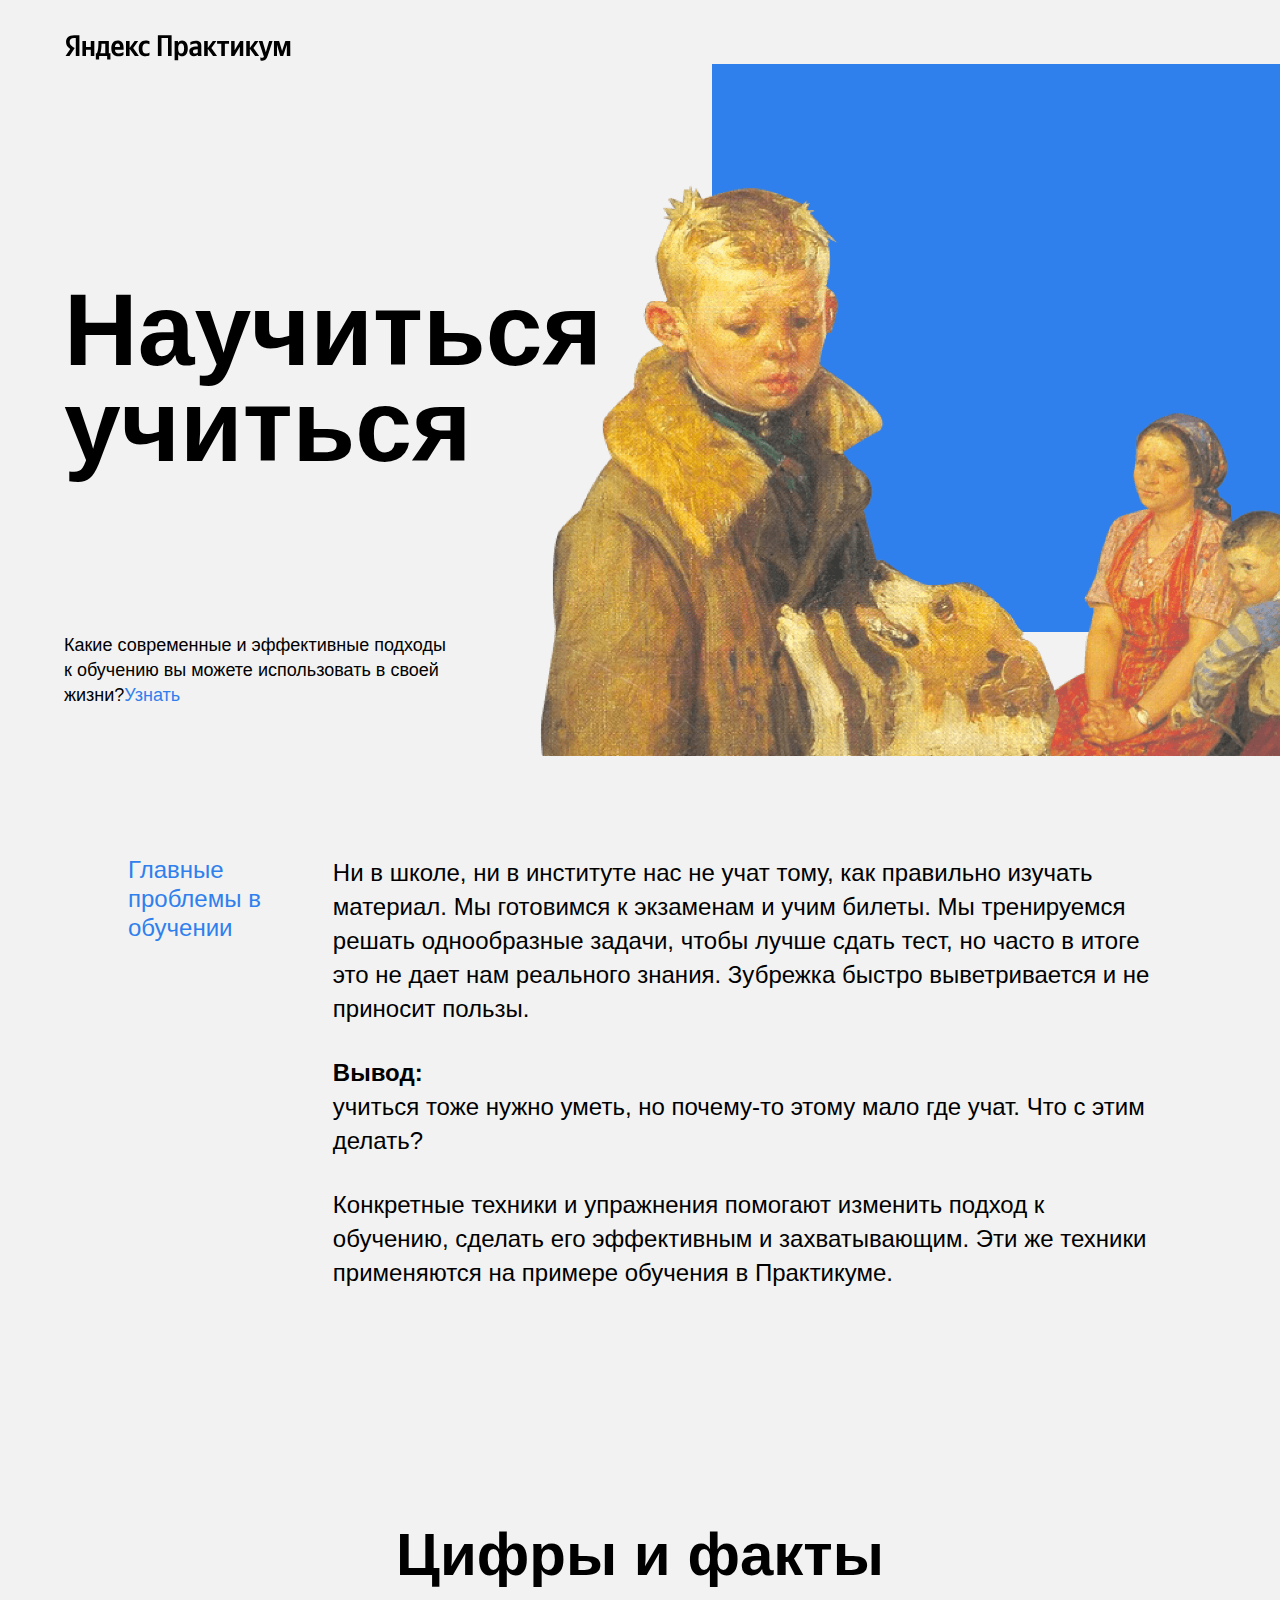
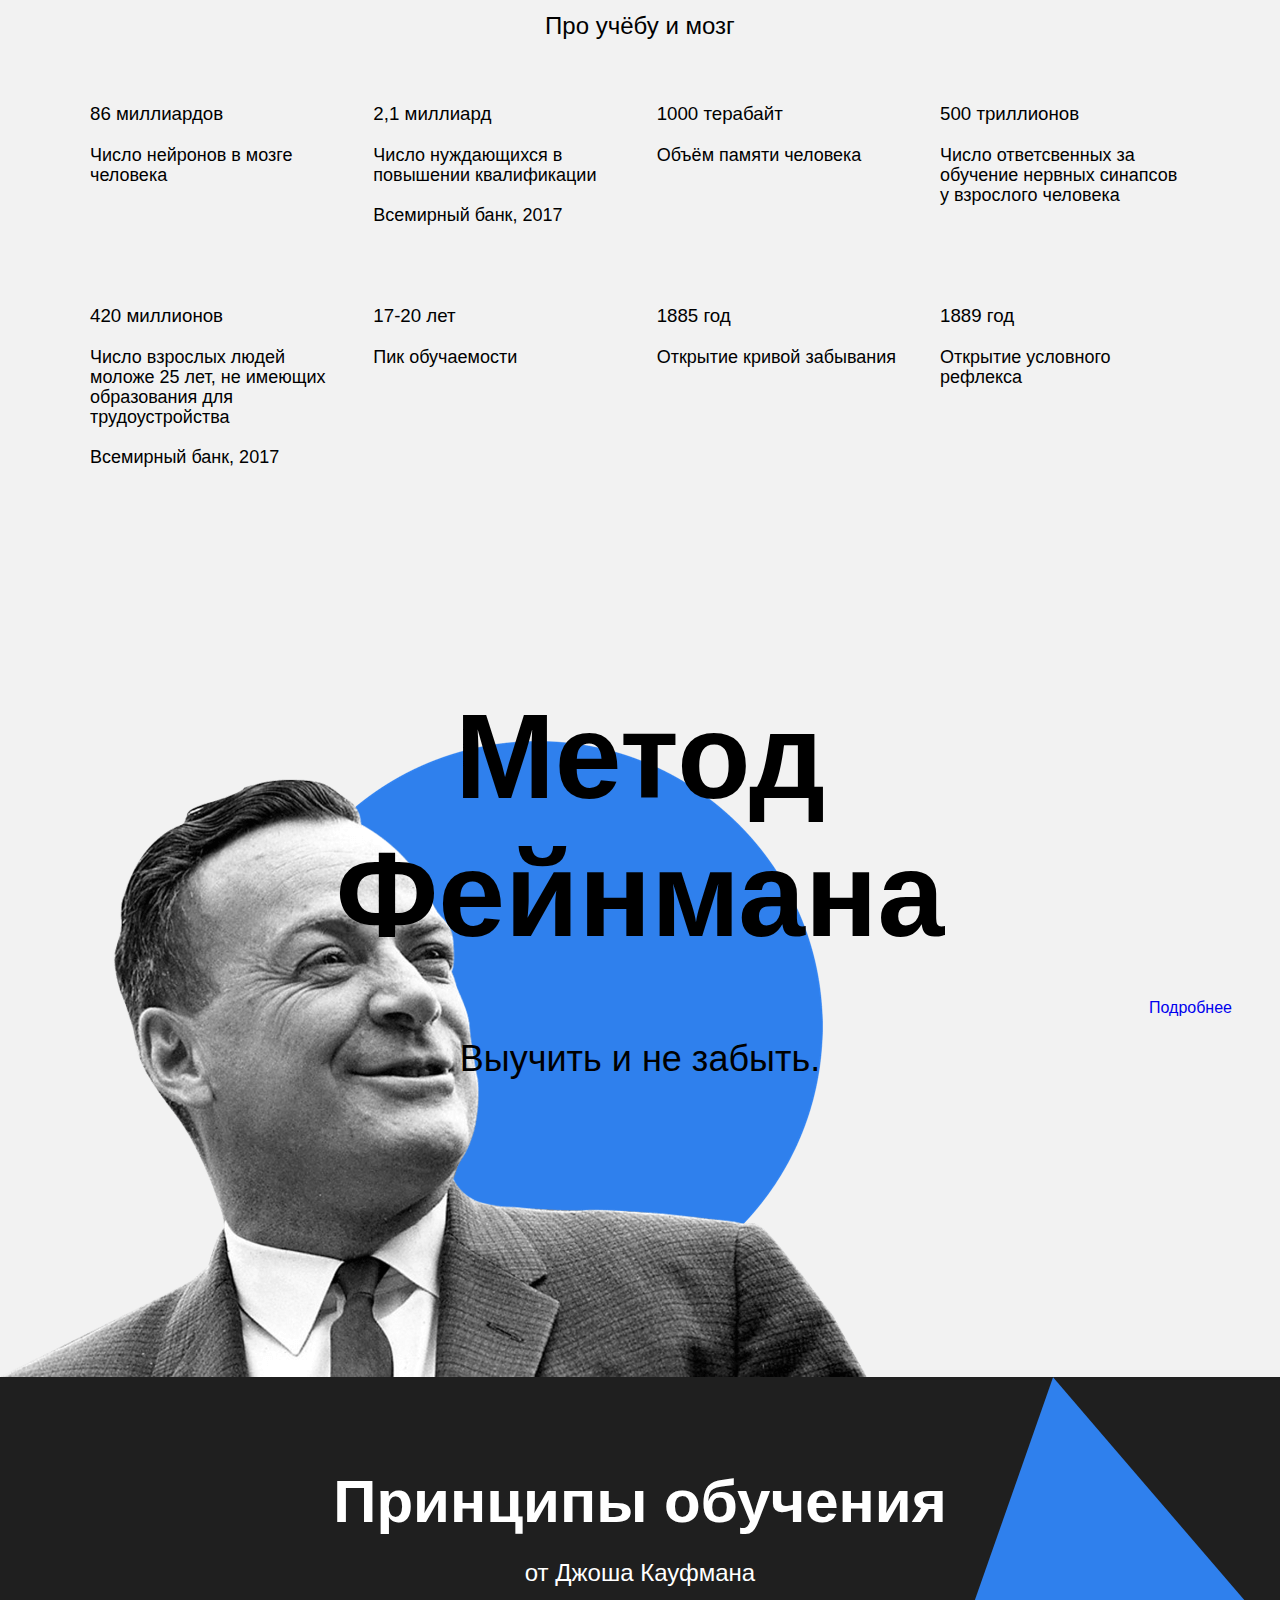
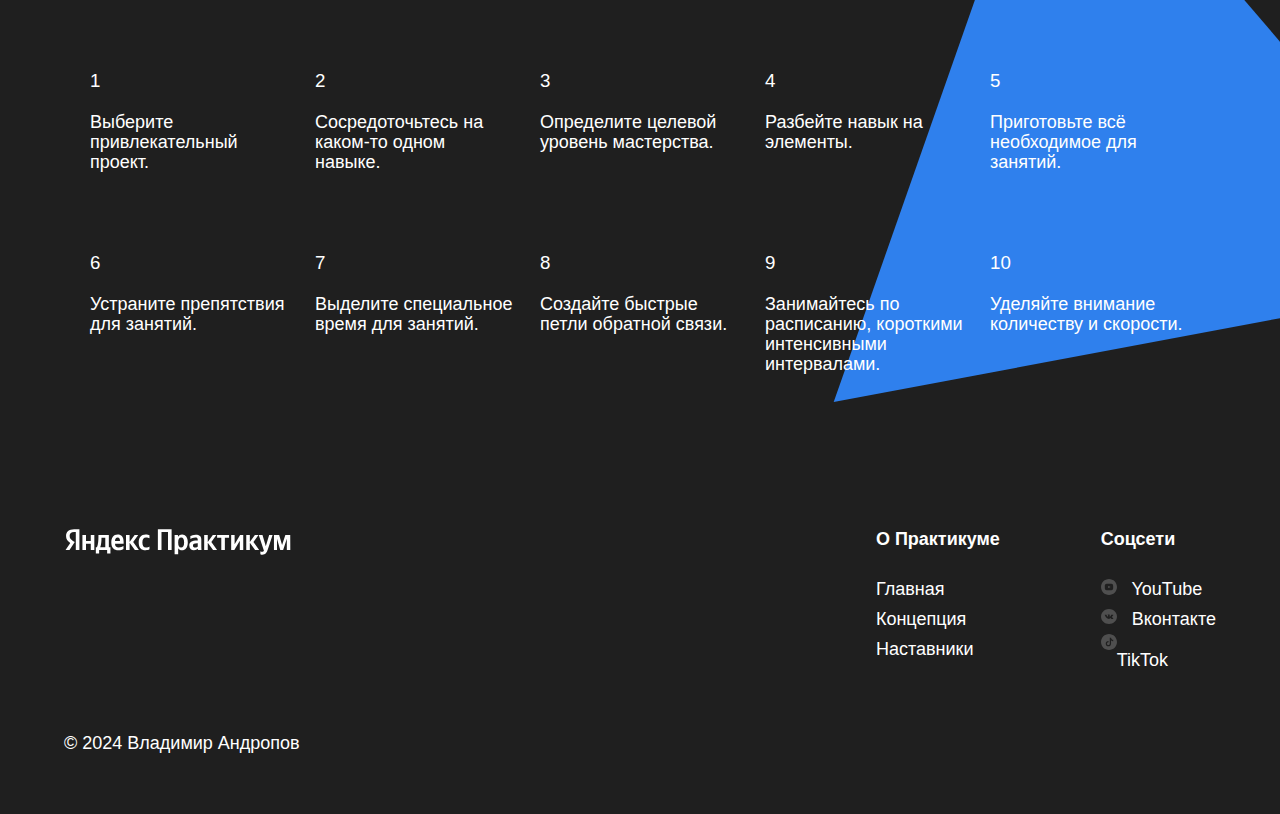
<file: index.html>
<!DOCTYPE html>
<html lang="ru">
<head>
  <meta charset="UTF-8">
  <meta name="viewport" content="width=device-width, initial-scale=1.0">
  <title>Научиться учиться</title>
  <link rel="stylesheet" href = "styles/normalize.css">
  <link rel="stylesheet" href = "./styles/style.css">
</head>
<body>
  <div class="page">
    <header class="header">
      <img src = "images/logo_place_header.svg" alt = "Логотип Яндекс.Практикум" class =  "logo logo_place_header">
      <h1 class="header__title">Научиться учиться</h1>
      <p class = "header__subtitle">Какие современные и эффективные подходы к обучению вы можете использовать в своей жизни?<a href = "#" class = "header__link">Узнать</a></p>
      <img src = "./images/two_again.png" alt = "Опять двойка" class = "header__main-illustration">
      <div class = "header__square-pic"></div>
    </header>
    <main class="content">
      <section class="description">
        <div class = "two-columns">
          <h2 class = "two-columns__brief">Главные проблемы в обучении</h2>
          <div class = "two-columns__main-text">
            <p class = "two-columns__paragraph">
              Ни в школе, ни в институте нас не учат тому, как правильно изучать материал. Мы 
              готовимся к экзаменам и учим билеты. Мы тренируемся решать однообразные задачи, 
              чтобы лучше сдать тест, но часто в итоге это не дает нам реального знания. Зубрежка 
              быстро выветривается и не приносит пользы.
            </p>
            <p class = "two-columns__paragraph">
              <span class = "two-columns__span-accent">Вывод: </span> учиться 
              тоже нужно уметь, но почему-то этому мало где учат. Что с этим делать?
            </p>
            <p class = "two-columns__paragraph">
              Конкретные техники и упражнения помогают изменить подход к обучению, 
              сделать его эффективным и захватывающим. Эти же техники применяются на примере 
              обучения в Практикуме.
            </p>
          </div>
        </div>
      </section>
      <section class="digits">
        <h2 class = "section-title">Цифры и факты</h2>
        <p class = "section-subtitle">Про учёбу и мозг</p>
        <div class = "table">
          <div class = "table__cell">
            <h3 class = "table__heading">86 миллиардов</h3>
            <p class = "table__text">Число нейронов в мозге человека</p>
          </div>
          <div class = "table__cell">
            <h3 class = "table__heading">2,1 миллиард</h3>
            <p class = "table__text">Число нуждающихся в повышении квалификации</p>
            <p class = "table__text">Всемирный банк, 2017</p>
          </div>
          <div class = "table__cell">
            <h3 class = "table__heading">1000 терабайт</h3>
            <p class = "table__text">Объём памяти человека</p>
          </div>
          <div class = "table__cell">
            <h3 class = "table__heading">500 триллионов</h3>
            <p class = "table__text">Число ответсвенных за обучение нервных синапсов у взрослого человека</p>
          </div>
          <div class = "table__cell">
            <h3 class = "table__heading">420 миллионов</h3>
            <p class = "table__text">Число взрослых людей моложе 25 лет, не имеющих образования для трудоустройства</p>
            <p class = "table__text">Всемирный банк, 2017</p>
          </div>
          <div class = "table__cell">
            <h3 class = "table__heading">17-20 лет</h3>
            <p class = "table__text">Пик обучаемости</p>
          </div>
          <div class = "table__cell">
            <h3 class = "table__heading">1885 год</h3>
            <p class = "table__text">Открытие кривой забывания</p>
          </div>
          <div class = "table__cell">
            <h3 class = "table__heading">1889 год</h3>
            <p class = "table__text">Открытие условного рефлекса</p>
          </div>
        </div>
      </section>

      <section class="feynman">
        <h2 class = "feynman__title">Метод Фейнмана</h2>
        <p class = "feynman__subtitle">Выучить и не забыть.</p>
        <a class = "feynman__link" href = "#">Подробнее</a>
        <img class = "feynman__img" src = "images/feynman.png" alt = "изображение feynman">
      </section>

      <section class="kaufman">
        <h2 class = "section-title section-title_theme_dark">Принципы обучения</h2>
        <p class = "section-subtitle section-subtitle_theme_dark">от Джоша Кауфмана</p>
        <div class = "table table_theme_dark">
          <div class = "table__cell table__cell_theme_dark">
            <h3 class = "table__heading table__heading_theme_dark">1</h3>
            <p class = "table__text table__text_theme_dark">Выберите привлекательный проект.</p>
          </div>
          <div class = "table__cell table__cell_theme_dark">
            <h3 class = "table__heading table__heading_theme_dark">2</h3>
            <p class = "table__text table__text_theme_dark">Сосредоточьтесь на каком-то одном навыке.</p>
          </div>
          <div class = "table__cell table__cell_theme_dark">
            <h3 class = "table__heading table__heading_theme_dark">3</h3>
            <p class = "table__text table__text_theme_dark">Определите целевой уровень мастерства.</p>
          </div>
          <div class = "table__cell table__cell_theme_dark">
            <h3 class = "table__heading table__heading_theme_dark">4</h3>
            <p class = "table__text table__text_theme_dark">Разбейте навык на элементы.</p>
          </div>
          <div class = "table__cell table__cell_theme_dark">
            <h3 class = "table__heading table__heading_theme_dark">5</h3>
            <p class = "table__text table__text_theme_dark">Приготовьте всё необходимое для занятий.</p>
          </div>
          <div class = "table__cell table__cell_theme_dark">
            <h3 class = "table__heading table__heading_theme_dark">6</h3>
            <p class = "table__text table__text_theme_dark">Устраните препятствия для занятий.</p>
          </div>
          <div class = "table__cell table__cell_theme_dark">
            <h3 class = "table__heading table__heading_theme_dark">7</h3>
            <p class = "table__text table__text_theme_dark">Выделите специальное время для занятий.</p>
          </div>
          <div class = "table__cell table__cell_theme_dark">
            <h3 class = "table__heading table__heading_theme_dark">8</h3>
            <p class = "table__text table__text_theme_dark">Создайте быстрые петли обратной связи.</p>
          </div>
          <div class = "table__cell table__cell_theme_dark">
            <h3 class = "table__heading table__heading_theme_dark">9</h3>
            <p class = "table__text table__text_theme_dark">Занимайтесь по расписанию, короткими интенсивными интервалами.</p>
          </div>
          <div class = "table__cell table__cell_theme_dark">
            <h3 class = "table__heading table__heading_theme_dark">10</h3>
            <p class = "table__text table__text_theme_dark">Уделяйте внимание количеству и скорости.</p>
          </div>
          <img src = "./images/kaufman-triangle.svg" alt = "Синий треугольник" class = "kaufman__triangle">
        </div>
      </section>
    </main>
    <footer class="footer">
      <div class = "footer_columns">
        <div class = "footer__column_copyright">
          <img src="./images/logo_place_footer.svg" alt = "Яндекс практикум" class = "logo logo_place_footer">
          <p class = "footer_author">&copy; 2024 Владимир Андропов</p>
        </div>
        <nav class = "footer_column_content_info">
          <h3 class = "footer_column-heading">О Практикуме</h3>
          <ul class = "footer_column-links">
            <li><a href="#" class="footer__column-link">Главная</a></li>
            <li><a href="#" class="footer__column-link">Концепция</a></li>
            <li><a href="#" class="footer__column-link">Наставники</a></li>
          </ul>
        </nav>
        <nav class = "footer_column_content_social">
          <h3 class = "footer_column-heading">Соцсети</h3>
          <ul class = "footer_column-links">
            <li><a href="https://www.youtube/" class="footer__column-link">
              <img src = "./images/youtube_color_white.svg" alt = "YouTube" class = "footer__social-icon">
              YouTube
            </a></li>
            <li><a href="https://vk.com" class="footer__column-link">
              <img src ="./images/vk_color_white.svg" alt = "Вконтакте" class = "footer__social-icon"> Вконтакте</a></li>
            <li><a href="https://www.tiktok.com" class="footer__column-link">
              <img src = "images/tiktok_color_white.svg" alt = "TikTok" class = "footer__column-link">TikTok
            </a></li>
          </ul>
        </nav>
      </div>
    </footer>
  </div>
</body>
</html>
</file>
<file: styles/style.css>
.page {
  min-width: 1100px;
  /* мы ещё не умеем делать мобильную версию сайта, */
  /* поэтому выше установлена минимальная ширина страницы */
  max-width: 1600px;
  /* выше установили ограничение по максимальной ширине */
  margin: 0 auto;
  /* выше для экранов больше 1600px отцентрировали весь контент */
  font-family: 'Helvetica Neue', Arial, sans-serif;
}

.header {
  height: 100vh;
  min-height: 600px;
  max-height: 756px;
  display: flex;
  position: relative;
  align-items: center;
  background-color: #F2F2F2;

  /* выше установили ограничения для секции */
}

.logo {
  height: 32px;
  width: 228px;
}

.logo_place_header{
  position: absolute;
  top: 30px;
  left: 64px;
  z-index: 2;
}

.header__title{
  position: absolute;
  width: 730px;
  margin-left: 64px;
  font-size: 102px;
  line-height: 96px;
  font-weight:bold;
  z-index: 2;
}

.header__subtitle{
  width: 388px;
  position: absolute;
  line-height: 25px;
  font-size: 18px;
  font-weight: normal;
  left: 64px;
  bottom: 30px;
  z-index: 2;
}

.header__main-illustration{
  position: absolute;
  width: 765px;
  height: 608px;
  bottom: 0;
  right: 0;
  z-index: 1;
}

.header__link {
  text-decoration: none;
  color: #2F80ED;
}

/* ниже мы привели пример двух селекторов, чтобы вы вспомнили запись элемента */
.header__square-pic {
  position: absolute;
  height: 568px;
  width: 568px;
  right: 0;
  top: 64px;
  background-color: #2F80ED;
  z-index: 0;
}

/* и элемента с модификатором вида ключ-значение */
.table__cell_theme_dark {
  width: 200px;
  color: white;
  margin-right: 0;
  margin-top: 80px;
}

.content {
  position: relative;
}

.description {
  display: flex;
  justify-content: center;
  background-color: #F2F2F2;
}

.two-columns {
  display: flex;
  width: 80%;
  margin: 100px 0;
  justify-content: space-between;
}

.two-columns__brief {
  line-height: 1.2;
  font-style: 18px;
  font-weight: normal;
  width: 175px;
  color: #2F80ED;
  margin: 0;
}

.two-columns__main-text {
  display: flex;
  flex-direction: column;
  min-width: 784px;
  width: 80%;
}

.two-columns__paragraph {
  display: flex;
  flex-direction: column;
  justify-content: space-between;
  margin-top: 0;
  margin-bottom: 30px;
  line-height: 34px;
  font-size: 24px;
  font-weight: normal;
}

.two-columns__span-accent {
  line-height: 34px;
  font-size: 24px;
  font-weight: 600;
}

.digits {
  display: flex;
  flex-direction: column;
  align-items: center;
  background-color: #F2F2F2;
}

.section-title {
  display: flex;
  width: 60%;
  justify-content: center;
  margin-top: 100px;
  margin-bottom: 20px;
  line-height: 1.15;
  font-size: 60px;
  font-weight: 600;
}

.section-subtitle {
  display: flex;
  justify-content: center;
  margin-top: 0;
  margin-bottom: 0;
  width: 60%;
  line-height: 34px;
  font-size: 24px;
  font-weight: normal;
}

.table {
  display: flex;
  flex-direction: row;
  justify-content: space-between;
  width: 1100px;
  flex-wrap: wrap;
  margin-bottom: 100px;
}

.table__cell {
  display: flex;
  flex-direction: column;
  width: 250px;
  margin-top: 60px;
}

.table__heading {
  margin-top: 0;
  margin-bottom: 20px;
  line-height: 1.15;
  font-style: 24px;
  font-weight: normal;
}

.table__text {
  margin-top: 0;
  margin-bottom: 20px;
  line-height: 1.12;
  font-size: 18px;
  font-weight: normal;
}

.feynman {
  display: flex;
  flex-direction: column;
  position: relative;
  min-height: 790px;
  background-color: #F2F2F2;
  z-index: -1;
}

.feynman__title {
  margin: 100px auto 70px auto;
  z-index: 1;
  line-height: 1.15;
  font-size: 120px;
  font-weight: 600;
  width: 648px;
  text-align: center;
}

.feynman__subtitle {
  margin: 0 auto;
  display: flex;
  z-index: 1;
  line-height: 51px;
  font-size: 36px;
  font-weight: normal;
}

.feynman__link {
  position: absolute;
  top: 50%;
  right: 48px;
  z-index: 1;
  line-height: 51px;
  font-style: 36px;
  font-weight: normal;
  text-decoration: none;
}

.feynman__img {
  width: 867px;
  height: 637px;
  position: absolute;
  left: 0;
  bottom: 0;
  z-index: 0;
}

.kaufman {
  display: flex;
  position: relative;
  overflow: hidden;
  flex-direction: column;
  background-color: #1F1F1F;
  z-index: -2;
  }


  .section-title_theme_dark {
    margin: 90px auto 20px auto;
    color: white;
  }

  .section-subtitle_theme_dark {
    margin: 0 auto;
    color: white;
  }

  .table_theme_dark {
    margin: 0 auto 90px auto;
  }

  .table__cell_theme_dark {
    width: 200px;
    color: white;
    margin-top: 80px;
  }

  .table__heading_theme_dark {
    margin-top: 0;
    margin-bottom: 20px;
  }

  .table__text_theme_dark {
    margin-top: 0;
    margin-bottom: 0;
  }

.kaufman__triangle {
  position: absolute;
  width: 877px;
  height: 877px;
  right: -210px;
  top: 0;
  z-index: -1;
}

.footer {
  display: flex;
  min-height: 350px;
  justify-content: center;
  background-color: #1F1F1F;
}

.footer_columns {
  display: flex;
  justify-content: space-between;
  position: relative;
  width: 90%;
  margin-top: 60px;
  margin-bottom: 40px;
}

.footer__column_copyright {
  display: flex;
  flex-direction: column;
  justify-content: space-between;
  flex-basis: 711px;
  }
  
.logo_place_footer {
  top: 0;
  left: 0;
  }
  
.footer_author{
  color: white;
  margin-top: 18px;
  margin-bottom: 18px;
  bottom: 0;
  line-height: 25px;
  font-size: 18px;
  font-weight: normal;
  }
  
.footer_column-heading {
  line-height: 30px;
  font-size: 18px;
  font-weight: bold;
  margin-bottom: 20px;
  margin-top: 0;
  color: white;
  }
  
.footer_column-links {
  display: flex;
  flex-direction: column;
  list-style: none;
  margin-top: 0;
  padding-left: 0;
  }
  
.footer__column-link {
  justify-content: space-between;
  line-height: 30px;
  font-size: 18px;
  font-weight: normal;
  margin-bottom: 16px;
  margin-top: 0;
  text-decoration: none;
  color: white;
  }
  
.footer__social-icon {     
  color: white;
  }
  
img.footer__social-icon {
  width: 16px;
  height: 16px;
  padding-right: 10px;
  }
</file>
